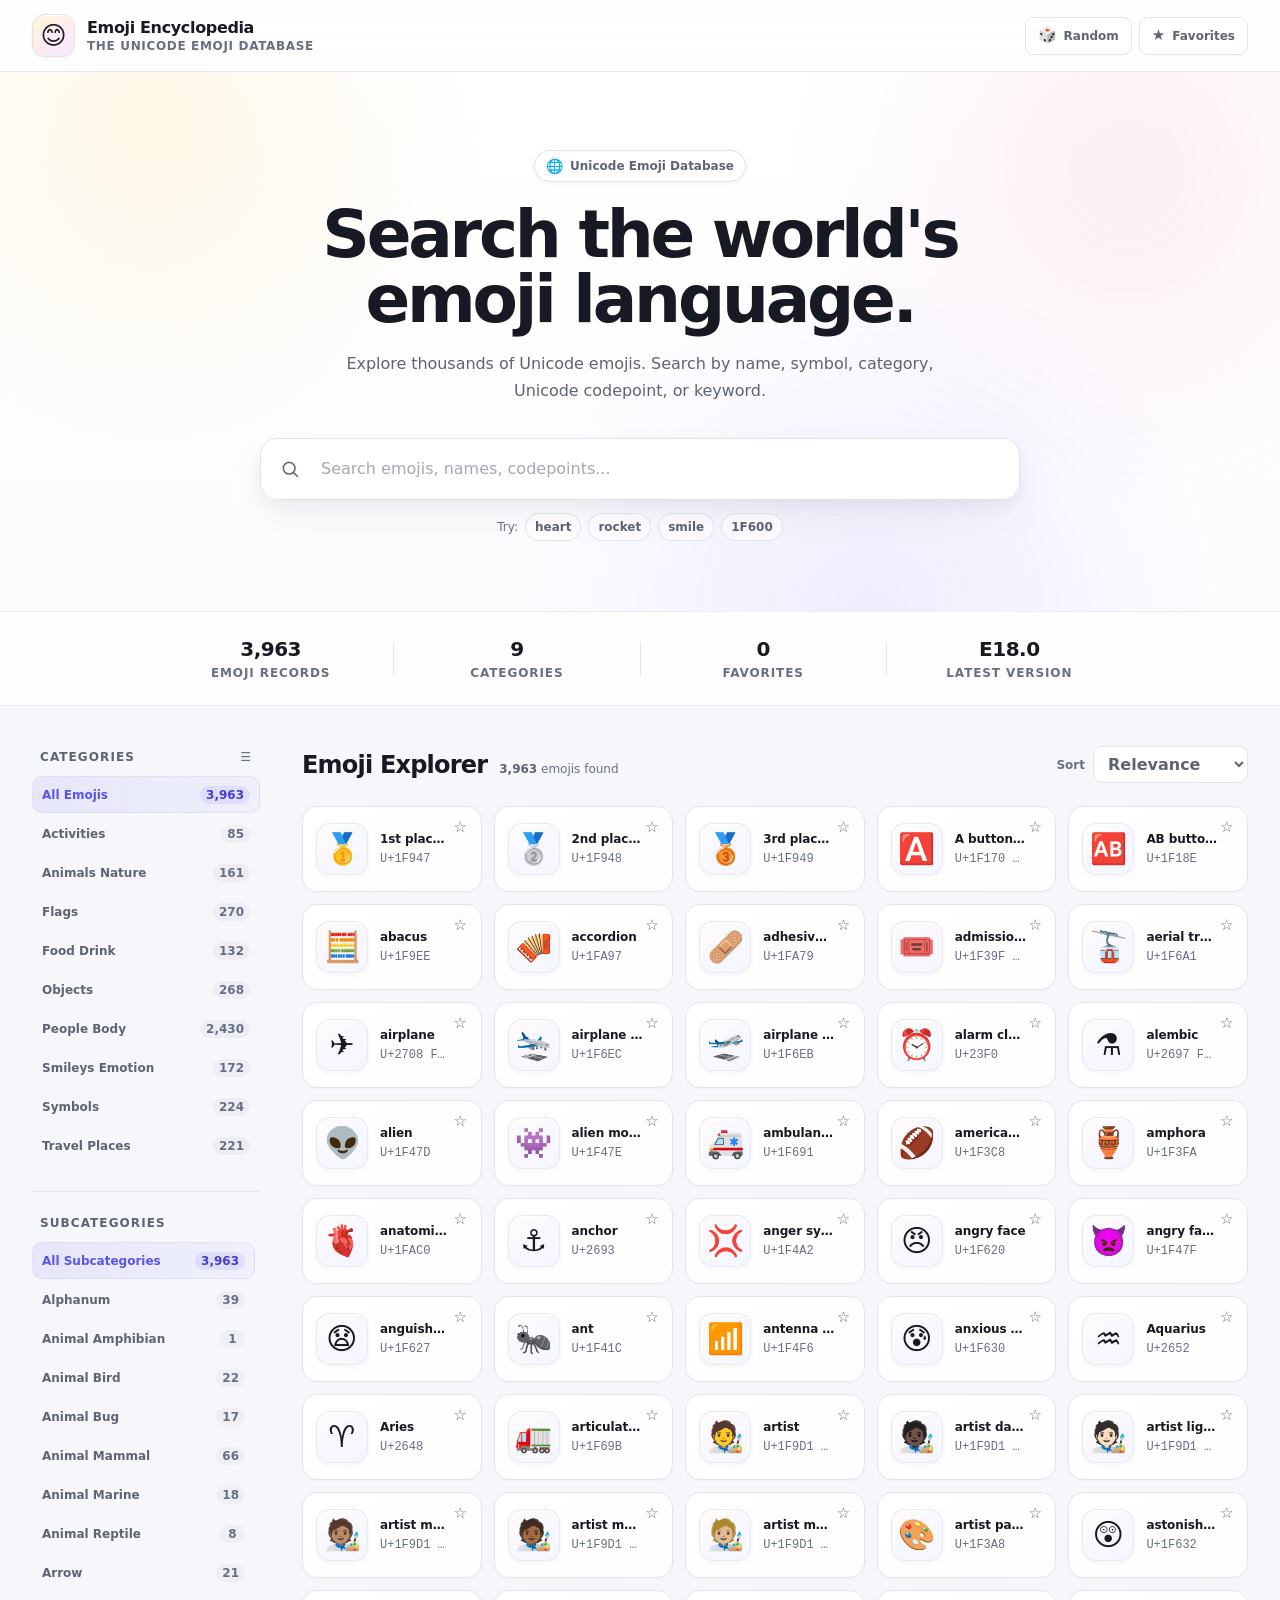
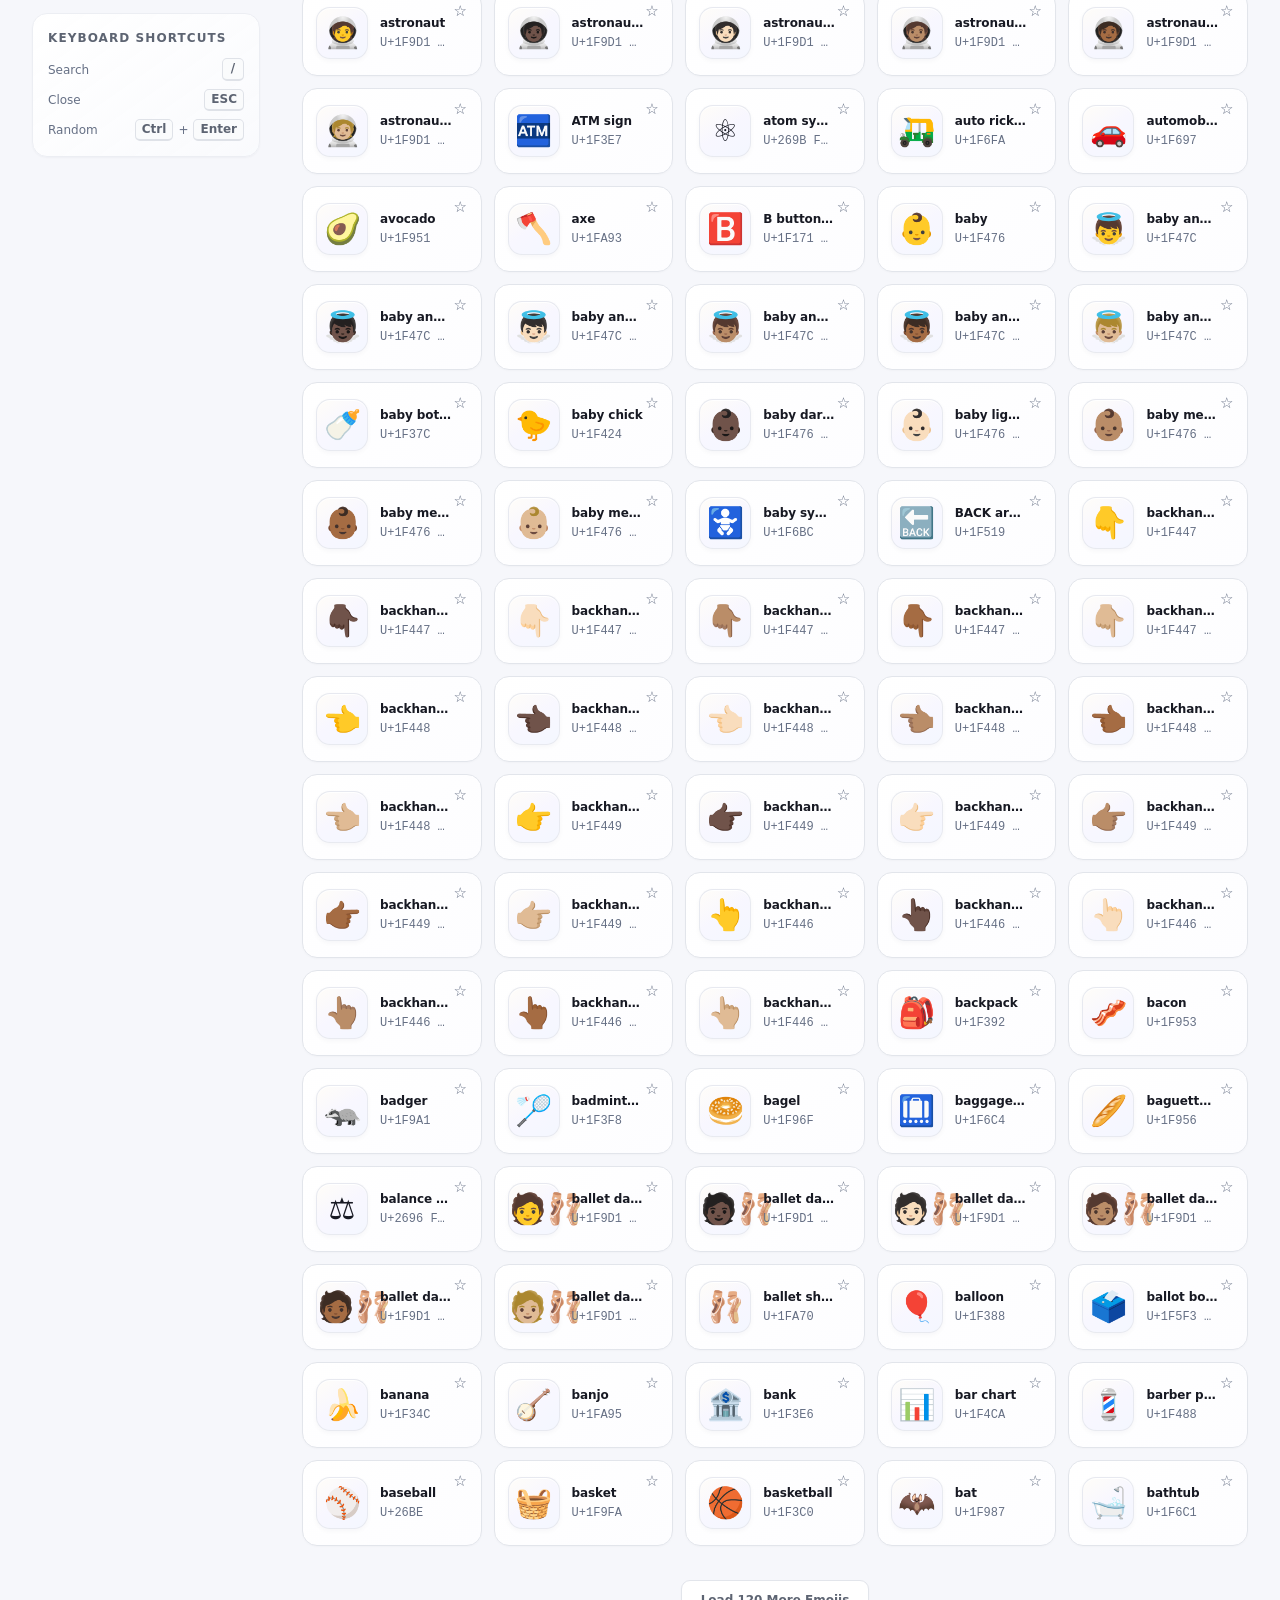
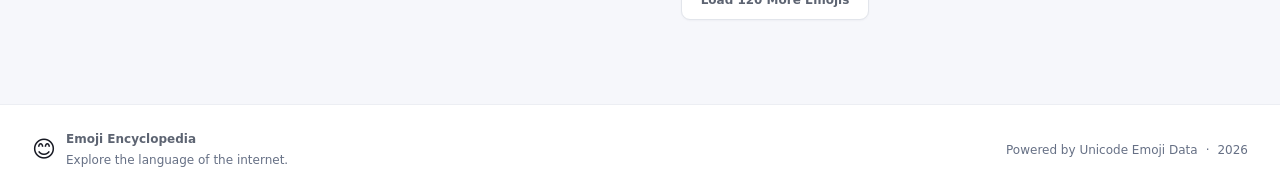
<file: index.html>
<!DOCTYPE html>

<html lang="en">
<head>

  <meta charset="UTF-8">

<meta
name="viewport"
content="width=device-width, initial-scale=1.0"

>

<meta
name="description"
content="A searchable encyclopedia of Unicode emojis. Browse thousands of emojis by category, name, Unicode codepoint, and version."

>

<meta
name="keywords"
content="emoji, emoji encyclopedia, unicode emoji, emoji search, emoji database, unicode"

>

<meta
name="theme-color"
content="#ffffff"

>

  <title>Emoji Encyclopedia — Search Every Emoji</title>

  <link rel="icon" href="./favicon.ico" sizes="any">
  <link rel="icon" type="image/png" sizes="32x32" href="./favicon-32x32.png">
  <link rel="icon" type="image/png" sizes="16x16" href="./favicon-16x16.png">
  <link rel="apple-touch-icon" href="./apple-touch-icon.png">
  <link rel="manifest" href="./site.webmanifest">

  <meta property="og:type" content="website">
  <meta property="og:title" content="Emoji Encyclopedia — Search Every Emoji">
  <meta property="og:description" content="A searchable encyclopedia of Unicode emojis. Browse thousands of emojis by category, name, Unicode codepoint, and version.">
  <meta name="twitter:card" content="summary">

  <link
    rel="stylesheet"
    href="./styles.css"
  >

</head>

<body>

<!-- ==========================================================
     APPLICATION
     ========================================================== -->

<div
  id="app"
  class="app-shell"
>

  <!-- ========================================================
       HEADER
       ======================================================== -->

  <header class="site-header">

<div class="header-container">


  <!-- BRAND -->

  <a
    href="./"
    class="brand"
    aria-label="Emoji Encyclopedia Home"
  >

    <div class="brand-icon">
      😊
    </div>

    <div class="brand-text">

      <span class="brand-title">
        Emoji Encyclopedia
      </span>

      <span class="brand-subtitle">
        The Unicode Emoji Database
      </span>

    </div>

  </a>


  <!-- HEADER ACTIONS -->

  <nav
    class="header-actions"
    aria-label="Primary Navigation"
  >

    <button
      id="randomEmoji"
      class="header-button"
      type="button"
      title="Discover a random emoji"
    >

      <span class="header-button-icon">
        🎲
      </span>

      <span class="header-button-label">
        Random
      </span>

    </button>


    <button
      id="favoritesButton"
      class="header-button"
      type="button"
      title="View your favorite emojis"
    >

      <span class="header-button-icon">
        ★
      </span>

      <span class="header-button-label">
        Favorites
      </span>

    </button>

  </nav>


</div>

  </header>

  <!-- ========================================================
       HERO / SEARCH
       ======================================================== -->

  <section class="hero-section">

<div class="hero-container">


  <div class="hero-content">

    <div class="hero-badge">

      <span class="hero-badge-icon">
        🌐
      </span>

      Unicode Emoji Database

    </div>


    <h1 class="hero-title">

      Search the world's emoji language.

    </h1>


    <p class="hero-description">

      Explore thousands of Unicode emojis. Search by name,
      symbol, category, Unicode codepoint, or keyword.

    </p>


  </div>



  <!-- SEARCH -->

  <div class="search-container">

    <div class="search-box">


      <div class="search-icon">

        <svg
          viewBox="0 0 24 24"
          aria-hidden="true"
        >

          <path
            d="M21 21l-4.35-4.35m1.35-5.65a7 7 0 1 1-14 0 7 7 0 0 1 14 0Z"
          />

        </svg>

      </div>


      <input
        id="searchInput"
        class="search-input"
        type="search"
        placeholder="Search emojis, names, codepoints..."
        autocomplete="off"
        spellcheck="false"
        aria-label="Search emojis"
      >


      <button
        id="clearSearch"
        class="clear-search"
        type="button"
        hidden
        aria-label="Clear search"
      >

        ×

      </button>


    </div>


    <div class="search-hints">

      <span>
        Try:
      </span>

      <button
        type="button"
        class="search-example"
        data-search="heart"
      >
        heart
      </button>

      <button
        type="button"
        class="search-example"
        data-search="rocket"
      >
        rocket
      </button>

      <button
        type="button"
        class="search-example"
        data-search="smile"
      >
        smile
      </button>

      <button
        type="button"
        class="search-example"
        data-search="1F600"
      >
        1F600
      </button>

    </div>

  </div>


</div>

  </section>

  <!-- ========================================================
       DATABASE STATISTICS
       ======================================================== -->

  <section class="stats-section">

<div class="stats-container">


  <div class="stat-card">

    <div class="stat-value" id="statsTotal">
      —
    </div>

    <div class="stat-label">
      Emoji Records
    </div>

  </div>


  <div class="stat-divider"></div>


  <div class="stat-card">

    <div class="stat-value" id="statsGroups">
      —
    </div>

    <div class="stat-label">
      Categories
    </div>

  </div>


  <div class="stat-divider"></div>


  <div class="stat-card">

    <div class="stat-value" id="statsFavorites">
      0
    </div>

    <div class="stat-label">
      Favorites
    </div>

  </div>


  <div class="stat-divider"></div>


  <div class="stat-card">

    <div class="stat-value" id="statsVersion">
      —
    </div>

    <div class="stat-label">
      Latest Version
    </div>

  </div>


</div>

  </section>

  <!-- ========================================================
       MAIN CONTENT
       ======================================================== -->

  <main class="main-content">

<div class="content-container">


  <!-- ====================================================
       SIDEBAR
       ==================================================== -->

  <aside class="sidebar">


    <div class="sidebar-section">


      <div class="sidebar-heading">

        <span>
          Categories
        </span>

        <span class="sidebar-heading-icon">
          ☰
        </span>

      </div>


      <div
        id="groupFilters"
        class="filter-list"
        aria-label="Emoji categories"
      >

        <!-- Generated by app.js -->

      </div>


    </div>



    <!-- SUBGROUPS -->

    <div
      class="sidebar-section subgroup-section"
    >


      <div class="sidebar-heading">

        <span>
          Subcategories
        </span>

      </div>


      <div
        id="subgroupFilters"
        class="filter-list subgroup-list"
        aria-label="Emoji subcategories"
      >

        <!-- Generated by app.js -->

      </div>


    </div>



    <!-- KEYBOARD HELP -->

    <div class="keyboard-help">

      <div class="keyboard-help-title">
        Keyboard Shortcuts
      </div>


      <div class="keyboard-shortcut">

        <span>
          Search
        </span>

        <kbd>/</kbd>

      </div>


      <div class="keyboard-shortcut">

        <span>
          Close
        </span>

        <kbd>ESC</kbd>

      </div>


      <div class="keyboard-shortcut">

        <span>
          Random
        </span>

        <kbd>Ctrl</kbd>
        <span>+</span>
        <kbd>Enter</kbd>

      </div>


    </div>


  </aside>



  <!-- ====================================================
       RESULTS AREA
       ==================================================== -->

  <section class="results-section">


    <!-- RESULTS HEADER -->

    <div class="results-header">


      <div class="results-title-container">

        <h2 class="results-title">

          Emoji Explorer

        </h2>


        <div class="results-count">

          <strong id="resultCount">
            0
          </strong>

          <span id="resultLabel">
            emojis
          </span>

          found

        </div>


      </div>



      <!-- SORT -->

      <div class="results-controls">


        <label
          for="sortSelect"
          class="sort-label"
        >
          Sort
        </label>


        <select
          id="sortSelect"
          class="sort-select"
        >

          <option value="relevance">
            Relevance
          </option>

          <option value="name-asc">
            Name A–Z
          </option>

          <option value="name-desc">
            Name Z–A
          </option>

          <option value="unicode">
            Unicode
          </option>

          <option value="favorites">
            Favorites
          </option>

        </select>


      </div>


    </div>



    <!-- ==================================================
         LOADING STATE
         ================================================== -->

    <div
      id="loadingState"
      class="loading-state"
    >


      <div class="loading-spinner"></div>


      <h3>
        Loading Emoji Database
      </h3>


      <p>
        Preparing thousands of Unicode emoji records...
      </p>


    </div>



    <!-- ==================================================
         ERROR STATE
         ================================================== -->

    <div
      id="errorState"
      class="error-state"
      hidden
    >

      Unable to load the emoji database.

    </div>



    <!-- ==================================================
         EMPTY STATE
         ================================================== -->

    <div
      id="emptyState"
      class="empty-state"
      hidden
    >


      <div class="empty-icon">
        🔎
      </div>


      <h3>
        No emojis found
      </h3>


      <p>
        Try searching for another name, category,
        Unicode codepoint, or keyword.
      </p>


      <button
        class="empty-reset-button"
        type="button"
        onclick="document.getElementById('searchInput').value=''; document.getElementById('searchInput').dispatchEvent(new Event('input'));"
      >

        Clear Search

      </button>


    </div>



    <!-- ==================================================
         EMOJI GRID
         ================================================== -->

    <div
      id="emojiGrid"
      class="emoji-grid"
      aria-live="polite"
    >

      <!-- Generated by app.js -->

    </div>



    <!-- ==================================================
         LOAD MORE
         ================================================== -->

    <div class="load-more-container">


      <button
        id="loadMore"
        class="load-more-button"
        type="button"
        hidden
      >

        Load More Emojis

      </button>


    </div>


  </section>


</div>

  </main>

  <!-- ========================================================
       FOOTER
       ======================================================== -->

  <footer class="site-footer">

<div class="footer-container">


  <div class="footer-brand">

    <div class="footer-logo">
      😊
    </div>


    <div>

      <strong>
        Emoji Encyclopedia
      </strong>

      <p>
        Explore the language of the internet.
      </p>

    </div>

  </div>



  <div class="footer-links">

    <span>
      Powered by Unicode Emoji Data
    </span>

    <span class="footer-separator">
      ·
    </span>

    <span id="footerYear"></span>

  </div>


</div>

  </footer>

</div>

<!-- ==========================================================
     EMOJI DETAIL MODAL
     ========================================================== -->

<div
  id="emojiModal"
  class="emoji-modal"
  hidden
  role="dialog"
  aria-modal="true"
  aria-labelledby="emojiModalTitle"
>

  <div class="emoji-modal-backdrop"></div>

  <div class="emoji-modal-dialog">

<!-- CLOSE BUTTON -->

<button
  id="modalClose"
  class="modal-close"
  type="button"
  aria-label="Close emoji details"
>

  ×

</button>



<!-- CONTENT GENERATED BY JAVASCRIPT -->

<div
  id="emojiModalContent"
  class="emoji-modal-content"
>

</div>

  </div>

</div>

<!-- ==========================================================
     NOSCRIPT
     ========================================================== -->

<noscript>

  <div class="noscript-message">

<h1>
  JavaScript Required
</h1>

<p>
  The Emoji Encyclopedia requires JavaScript
  to search and explore the emoji database.
</p>

  </div>

</noscript>

<!-- ==========================================================
     SCRIPTS
     ========================================================== -->

<script src="./app.js"></script>

<!-- ==========================================================
     SMALL UI HELPERS
     ========================================================== -->

<script>


/* ------------------------------------------------------------
   Search Examples
   ------------------------------------------------------------ */

document
  .querySelectorAll(".search-example")
  .forEach(button => {

    button.addEventListener(
      "click",
      () => {

        const searchInput =
          document.getElementById("searchInput");


        if (!searchInput) return;


        searchInput.value =
          button.dataset.search;


        searchInput.dispatchEvent(
          new Event("input", {
            bubbles: true
          })
        );


        searchInput.focus();

      }
    );

  });



/* ------------------------------------------------------------
   Footer Year
   ------------------------------------------------------------ */

const footerYear =
  document.getElementById("footerYear");


if (footerYear) {

  footerYear.textContent =
    new Date().getFullYear();

}


</script>

</body>
</html>
</file>
<file: styles.css>
/* ============================================================
   EMOJI ENCYCLOPEDIA
   PROFESSIONAL DESIGN SYSTEM
   styles.css — v2

   Design direction:
   - Light
   - Editorial / encyclopedia
   - Friendly but sophisticated
   - Soft pastel accents
   - Premium SaaS-level UI polish
   - Responsive-first architecture
   - Mobile intentionally redesigned, not merely scaled
   ============================================================ */


/* ============================================================
   01. DESIGN TOKENS
   ============================================================ */

:root {
  /* ----------------------------------------------------------
     COLOR
     ---------------------------------------------------------- */

  --background: #f6f7fb;
  --background-secondary: #f0f2f7;
  --background-tertiary: #e9ecf3;

  --surface: #ffffff;
  --surface-raised: #ffffff;
  --surface-subtle: #fafbfe;
  --surface-hover: #f8f9fd;
  --surface-active: #f3f4ff;

  --text-primary: #171923;
  --text-secondary: #5d6472;
  --text-tertiary: #5f6675;
  --text-muted: #667085;
  --text-disabled: #b7bcc5;

  --border: #e2e5eb;
  --border-light: #eceef3;
  --border-strong: #d5d9e2;

  /* Primary */
  --primary: #5a54ee;
  --primary-hover: #514be6;
  --primary-active: #443ed2;

  --primary-light: #eeefff;
  --primary-lighter: #f6f6ff;
  --primary-border: rgba(98, 92, 245, 0.22);

  /* Accent palette */
  --purple: #8b5cf6;
  --pink: #e9579f;
  --orange: #f3a51b;
  --green: #18a879;
  --blue: #4b83e8;
  --cyan: #25a9c7;
  --red: #e45c63;

  /* Semantic */
  --success: #15966c;
  --success-light: #eaf8f3;

  --warning: #b97800;
  --warning-light: #fff7df;

  --danger: #c9434a;
  --danger-light: #fff0f1;

  --info: #3e73c8;
  --info-light: #edf4ff;

  /* ----------------------------------------------------------
     GRADIENTS
     ---------------------------------------------------------- */

  --gradient-brand:
    linear-gradient(
      135deg,
      #f5b932 0%,
      #ed609b 38%,
      #8661ed 70%,
      #4d88e8 100%
    );

  --gradient-hero:
    radial-gradient(
      circle at 12% 10%,
      rgba(255, 213, 105, 0.16),
      transparent 27%
    ),
    radial-gradient(
      circle at 88% 18%,
      rgba(225, 105, 166, 0.10),
      transparent 28%
    ),
    radial-gradient(
      circle at 68% 100%,
      rgba(98, 92, 245, 0.09),
      transparent 34%
    ),
    linear-gradient(
      180deg,
      #ffffff 0%,
      #fcfcff 100%
    );

  --gradient-symbol:
    linear-gradient(
      145deg,
      #fffdf8 0%,
      #f8f7ff 48%,
      #f4f7ff 100%
    );

  /* ----------------------------------------------------------
     SHADOWS
     ---------------------------------------------------------- */

  --shadow-xs:
    0 1px 2px rgba(25, 30, 45, 0.035);

  --shadow-sm:
    0 2px 8px rgba(25, 30, 45, 0.045);

  --shadow:
    0 6px 20px rgba(25, 30, 45, 0.055);

  --shadow-md:
    0 12px 30px rgba(25, 30, 45, 0.075);

  --shadow-lg:
    0 20px 55px rgba(25, 30, 45, 0.13);

  --shadow-xl:
    0 30px 80px rgba(25, 30, 45, 0.18);

  --shadow-focus:
    0 0 0 4px rgba(98, 92, 245, 0.11);

  /* ----------------------------------------------------------
     RADIUS
     ---------------------------------------------------------- */

  --radius-xs: 6px;
  --radius-sm: 9px;
  --radius-md: 12px;
  --radius: 15px;
  --radius-lg: 19px;
  --radius-xl: 24px;
  --radius-2xl: 30px;
  --radius-pill: 999px;

  /* ----------------------------------------------------------
     LAYOUT
     ---------------------------------------------------------- */

  --header-height: 72px;
  --content-width: 1440px;
  --reading-width: 760px;

  --sidebar-width: 228px;
  --content-gap: 42px;

  /* ----------------------------------------------------------
     MOTION
     ---------------------------------------------------------- */

  --ease-standard:
    cubic-bezier(0.22, 1, 0.36, 1);

  --ease-soft:
    cubic-bezier(0.16, 1, 0.3, 1);

  --duration-fast: 140ms;
  --duration: 200ms;
  --duration-slow: 320ms;

  /* ----------------------------------------------------------
     TYPE
     ---------------------------------------------------------- */

  --font-sans:
    Inter,
    ui-sans-serif,
    system-ui,
    -apple-system,
    BlinkMacSystemFont,
    "Segoe UI",
    sans-serif;

  --font-mono:
    "SFMono-Regular",
    "SF Mono",
    Consolas,
    "Liberation Mono",
    monospace;
}


/* ============================================================
   02. RESET / BASE
   ============================================================ */

*,
*::before,
*::after {
  box-sizing: border-box;
}

html {
  min-width: 320px;
  scroll-behavior: smooth;
  scroll-padding-top: calc(var(--header-height) + 20px);
  -webkit-text-size-adjust: 100%;
}

body {
  min-width: 320px;
  min-height: 100vh;
  margin: 0;

  background: var(--background);
  color: var(--text-primary);

  font-family: var(--font-sans);
  font-size: 14px;
  line-height: 1.5;

  -webkit-font-smoothing: antialiased;
  -moz-osx-font-smoothing: grayscale;

  text-rendering: optimizeLegibility;
}

body.modal-open {
  overflow: hidden;
}

button,
input,
select,
textarea {
  margin: 0;
  font: inherit;
}

button {
  border: 0;
  cursor: pointer;
}

button:disabled {
  cursor: not-allowed;
}

img,
svg {
  display: block;
  max-width: 100%;
}

a {
  color: inherit;
  text-decoration: none;
}

h1,
h2,
h3,
h4,
p {
  margin-top: 0;
}

[hidden] {
  display: none !important;
}

::selection {
  background: rgba(98, 92, 245, 0.16);
}


/* ============================================================
   03. APP SHELL
   ============================================================ */

.app-shell {
  min-height: 100vh;
  display: flex;
  flex-direction: column;
}

.main-content {
  flex: 1;
  min-width: 0;
}


/* ============================================================
   04. HEADER
   ============================================================ */

.site-header {
  position: sticky;
  top: 0;
  z-index: 100;

  height: var(--header-height);

  background: rgba(255, 255, 255, 0.88);
  border-bottom: 1px solid rgba(226, 229, 235, 0.86);

  backdrop-filter: blur(20px) saturate(150%);
  -webkit-backdrop-filter: blur(20px) saturate(150%);
}

.header-container {
  width: min(100%, var(--content-width));
  height: 100%;
  margin: 0 auto;

  padding: 0 32px;

  display: flex;
  align-items: center;
  justify-content: space-between;

  gap: 20px;
}


/* ------------------------------------------------------------
   Brand
   ------------------------------------------------------------ */

.brand {
  min-width: 0;

  display: flex;
  align-items: center;

  gap: 12px;
}

.brand-icon {
  width: 43px;
  height: 43px;
  flex: 0 0 43px;

  display: grid;
  place-items: center;

  border: 1px solid rgba(231, 226, 214, 0.9);
  border-radius: 13px;

  background:
    linear-gradient(
      145deg,
      #fff8d9,
      #ffeaf1 55%,
      #f1ebff
    );

  box-shadow:
    0 2px 5px rgba(30, 35, 50, 0.035),
    inset 0 1px 0 rgba(255, 255, 255, 0.9);

  font-size: 25px;
  line-height: 1;

  transition:
    transform var(--duration) var(--ease-standard),
    box-shadow var(--duration) var(--ease-standard);
}

.brand:hover .brand-icon {
  transform: translateY(-1px) rotate(-2deg);

  box-shadow:
    0 5px 14px rgba(30, 35, 50, 0.08),
    inset 0 1px 0 rgba(255, 255, 255, 0.9);
}

.brand-text {
  min-width: 0;

  display: flex;
  flex-direction: column;
}

.brand-title {
  margin: 0;

  color: var(--text-primary);

  font-size: 16px;
  font-weight: 750;
  line-height: 1.1;
  letter-spacing: -0.35px;
}

.brand-subtitle {
  margin: 4px 0 0;

  color: var(--text-muted);

  font-size: 12px;
  font-weight: 550;
  line-height: 1;

  letter-spacing: 0.055em;
  text-transform: uppercase;
}


/* ------------------------------------------------------------
   Header actions
   ------------------------------------------------------------ */

.header-actions {
  display: flex;
  align-items: center;

  gap: 7px;
}

.header-button {
  min-height: 38px;

  display: inline-flex;
  align-items: center;
  justify-content: center;

  gap: 7px;

  padding: 8px 12px;

  border: 1px solid var(--border);
  border-radius: var(--radius-sm);

  background: rgba(255, 255, 255, 0.8);
  color: var(--text-secondary);

  box-shadow: var(--shadow-xs);

  font-size: 12px;
  font-weight: 650;

  transition:
    background var(--duration-fast) ease,
    border-color var(--duration-fast) ease,
    color var(--duration-fast) ease,
    transform var(--duration-fast) var(--ease-standard),
    box-shadow var(--duration-fast) ease;
}

.header-button:hover {
  border-color: var(--border-strong);

  background: var(--surface);
  color: var(--text-primary);

  box-shadow: var(--shadow-sm);

  transform: translateY(-1px);
}

.header-button:active {
  transform: translateY(0);
}

.header-button:focus-visible {
  outline: none;
  box-shadow: var(--shadow-focus);
  border-color: var(--primary);
}

.header-button-icon {
  display: grid;
  place-items: center;

  font-size: 15px;
  line-height: 1;
}

.header-button-label {
  white-space: nowrap;
}


/* ============================================================
   05. HERO
   ============================================================ */

.hero-section {
  position: relative;
  overflow: hidden;

  border-bottom: 1px solid var(--border-light);

  background: var(--gradient-hero);
}

.hero-section::before {
  content: "";

  position: absolute;
  inset: 0;

  pointer-events: none;

  background:
    radial-gradient(
      circle at 50% -40%,
      rgba(255, 255, 255, 0.95),
      transparent 48%
    );
}

.hero-container {
  position: relative;
  z-index: 1;

  width: min(100%, 1040px);

  margin: 0 auto;

  padding:
    78px
    28px
    70px;

  text-align: center;
}

.hero-content {
  max-width: 720px;
  margin: 0 auto;
}


/* ------------------------------------------------------------
   Hero badge
   ------------------------------------------------------------ */

.hero-badge {
  display: inline-flex;
  align-items: center;
  justify-content: center;

  gap: 7px;

  min-height: 30px;

  margin-bottom: 20px;
  padding: 6px 11px;

  border: 1px solid rgba(224, 226, 234, 0.95);
  border-radius: var(--radius-pill);

  background: rgba(255, 255, 255, 0.74);

  color: var(--text-secondary);

  box-shadow:
    0 2px 7px rgba(30, 35, 50, 0.035),
    inset 0 1px 0 rgba(255, 255, 255, 0.9);

  font-size: 12px;
  font-weight: 650;

  backdrop-filter: blur(8px);
  -webkit-backdrop-filter: blur(8px);
}

.hero-badge-icon {
  font-size: 14px;
  line-height: 1;
}


/* ------------------------------------------------------------
   Hero title
   ------------------------------------------------------------ */

.hero-title {
  margin:
    0
    0
    17px;

  color: var(--text-primary);

  font-size: clamp(
    40px,
    6vw,
    66px
  );

  font-weight: 820;
  line-height: 0.99;

  letter-spacing: -3.2px;
}

.hero-title span {
  display: block;

  margin-top: 5px;

  background: var(--gradient-brand);

  -webkit-background-clip: text;
  background-clip: text;

  -webkit-text-fill-color: transparent;
  color: transparent;
}


/* ------------------------------------------------------------
   Hero description
   ------------------------------------------------------------ */

.hero-description {
  max-width: 610px;

  margin:
    0
    auto;

  color: var(--text-secondary);

  font-size: 16px;
  line-height: 1.7;

  letter-spacing: -0.05px;
}


/* ============================================================
   06. SEARCH
   ============================================================ */

.search-container {
  width: min(100%, 760px);

  margin:
    34px
    auto
    0;
}

.search-box {
  position: relative;

  min-height: 62px;

  display: flex;
  align-items: center;

  border: 1px solid #dfe2ea;
  border-radius: 17px;

  background: rgba(255, 255, 255, 0.94);

  box-shadow:
    0 7px 18px rgba(30, 40, 75, 0.055),
    0 18px 42px rgba(30, 40, 75, 0.045);

  transition:
    border-color var(--duration) ease,
    box-shadow var(--duration) ease,
    transform var(--duration) var(--ease-standard);
}

.search-box:hover {
  border-color: #d5d8e2;
}

.search-box:focus-within {
  border-color: rgba(98, 92, 245, 0.58);

  box-shadow:
    0 0 0 4px rgba(98, 92, 245, 0.08),
    0 12px 28px rgba(30, 40, 75, 0.08);

  transform: translateY(-1px);
}

.search-icon {
  width: 58px;
  height: 100%;
  flex: 0 0 58px;

  display: grid;
  place-items: center;

  color: var(--text-muted);
}

.search-icon svg {
  width: 20px;
  height: 20px;

  fill: none;
  stroke: currentColor;

  stroke-width: 2;

  stroke-linecap: round;
  stroke-linejoin: round;
}

.search-input {
  width: 100%;
  min-width: 0;

  border: 0;
  outline: 0;

  background: transparent;
  color: var(--text-primary);

  font-size: 16px;
  font-weight: 500;
}

.search-input::placeholder {
  color: #a3a9b5;
  font-weight: 450;
}

.clear-search {
  width: 34px;
  height: 34px;
  flex: 0 0 34px;

  margin-right: 10px;

  display: grid;
  place-items: center;

  border: 1px solid transparent;
  border-radius: 50%;

  background: var(--background-secondary);
  color: var(--text-secondary);

  font-size: 19px;
  line-height: 1;

  transition:
    background var(--duration-fast) ease,
    color var(--duration-fast) ease,
    transform var(--duration-fast) ease;
}

.clear-search:hover {
  background: var(--background-tertiary);
  color: var(--text-primary);

  transform: scale(1.04);
}

.clear-search:focus-visible {
  outline: none;
  box-shadow: var(--shadow-focus);
}


/* ------------------------------------------------------------
   Search hints
   ------------------------------------------------------------ */

.search-hints {
  display: flex;
  align-items: center;
  justify-content: center;
  flex-wrap: wrap;

  gap: 7px;

  margin-top: 13px;

  color: var(--text-muted);

  font-size: 12px;
}

.search-example {
  padding: 4px 9px;

  border: 1px solid rgba(226, 229, 235, 0.95);
  border-radius: var(--radius-pill);

  background: rgba(255, 255, 255, 0.62);
  color: var(--text-secondary);

  font-size: 12px;
  font-weight: 550;

  transition:
    border-color var(--duration-fast) ease,
    background var(--duration-fast) ease,
    color var(--duration-fast) ease;
}

.search-example:hover {
  border-color: var(--primary-border);

  background: var(--primary-lighter);
  color: var(--primary);
}


/* ============================================================
   07. STATS
   ============================================================ */

.stats-section {
  border-bottom: 1px solid var(--border-light);

  background: rgba(255, 255, 255, 0.9);
}

.stats-container {
  width: min(100%, 1040px);

  margin: 0 auto;

  padding:
    23px
    28px;

  display: flex;
  align-items: stretch;
  justify-content: center;
}

.stat-card {
  flex: 1;

  min-width: 130px;

  padding: 2px 18px;

  text-align: center;
}

.stat-value {
  color: var(--text-primary);

  font-size: 20px;
  font-weight: 760;
  line-height: 1.2;

  letter-spacing: -0.5px;
}

.stat-label {
  margin-top: 5px;

  color: var(--text-muted);

  font-size: 12px;
  font-weight: 700;
  line-height: 1.2;

  letter-spacing: 0.075em;
  text-transform: uppercase;
}

.stat-divider {
  width: 1px;
  min-height: 34px;
  align-self: center;

  background: var(--border);
}


/* ============================================================
   08. MAIN CONTENT
   ============================================================ */

.content-container {
  width: min(100%, var(--content-width));

  margin: 0 auto;

  padding:
    40px
    32px
    84px;

  display: grid;

  grid-template-columns:
    var(--sidebar-width)
    minmax(0, 1fr);

  gap: var(--content-gap);
}


/* ============================================================
   09. SIDEBAR
   ============================================================ */

.sidebar {
  align-self: start;

  position: sticky;
  top: calc(var(--header-height) + 22px);

  min-width: 0;
}

.sidebar-section {
  margin-bottom: 27px;
}

.sidebar-heading {
  min-height: 22px;

  display: flex;
  align-items: center;
  justify-content: space-between;

  gap: 8px;

  margin-bottom: 8px;
  padding: 0 8px;

  color: var(--text-secondary);

  font-size: 12px;
  font-weight: 760;
  line-height: 1.2;

  letter-spacing: 0.09em;
  text-transform: uppercase;
}

.sidebar-heading-icon {
  color: var(--text-muted);
  font-size: 12px;
}


/* ------------------------------------------------------------
   Filter list
   ------------------------------------------------------------ */

.filter-list {
  display: flex;
  flex-direction: column;
  gap: 2px;
}

.filter-button {
  width: 100%;
  min-height: 37px;

  display: flex;
  align-items: center;
  justify-content: space-between;

  gap: 10px;

  padding:
    7px
    9px;

  border: 1px solid transparent;
  border-radius: 10px;

  background: transparent;
  color: var(--text-secondary);

  text-align: left;

  font-size: 12px;
  font-weight: 550;

  transition:
    background var(--duration-fast) ease,
    border-color var(--duration-fast) ease,
    color var(--duration-fast) ease,
    transform var(--duration-fast) var(--ease-standard);
}

.filter-button:hover {
  background: rgba(255, 255, 255, 0.75);
  border-color: var(--border-light);

  color: var(--text-primary);

  transform: translateX(1px);
}

.filter-button:focus-visible {
  outline: none;

  border-color: var(--primary-border);
  box-shadow: var(--shadow-focus);
}

.filter-button.active {
  border-color: rgba(98, 92, 245, 0.09);

  background:
    linear-gradient(
      90deg,
      rgba(98, 92, 245, 0.105),
      rgba(98, 92, 245, 0.045)
    );

  color: var(--primary);

  font-weight: 680;
}

.filter-count {
  min-width: 25px;

  padding:
    3px
    6px;

  border-radius: var(--radius-pill);

  background: rgba(20, 25, 40, 0.035);
  color: var(--text-muted);

  font-size: 12px;
  font-weight: 650;

  line-height: 1;

  text-align: center;
}

.filter-button.active .filter-count {
  background: rgba(98, 92, 245, 0.11);
  color: var(--primary);
}


/* ------------------------------------------------------------
   Subgroups
   ------------------------------------------------------------ */

.subgroup-section {
  padding-top: 20px;

  border-top: 1px solid var(--border);
}

.subgroup-list {
  max-height: 340px;

  overflow-y: auto;

  padding-right: 5px;
  scrollbar-width: thin;
}


/* ============================================================
   10. KEYBOARD HELP
   ============================================================ */

.keyboard-help {
  margin-top: 31px;
  padding: 15px;

  border: 1px solid var(--border-light);
  border-radius: var(--radius);

  background:
    linear-gradient(
      145deg,
      rgba(255,255,255,0.95),
      rgba(249,250,253,0.9)
    );

  box-shadow: var(--shadow-xs);
}

.keyboard-help-title {
  margin-bottom: 11px;

  color: var(--text-secondary);

  font-size: 12px;
  font-weight: 760;

  letter-spacing: 0.09em;
  text-transform: uppercase;
}

.keyboard-shortcut {
  display: flex;
  align-items: center;

  gap: 5px;

  margin-top: 8px;

  color: var(--text-muted);

  font-size: 12px;
}

.keyboard-shortcut span:first-child {
  flex: 1;
}

kbd {
  min-width: 22px;

  padding:
    3px
    6px;

  border: 1px solid #dfe2e8;
  border-bottom-width: 2px;
  border-radius: 5px;

  background: #fafbfc;
  color: var(--text-secondary);

  font-family: var(--font-sans);
  font-size: 12px;
  font-weight: 650;

  line-height: 1.1;

  text-align: center;
}


/* ============================================================
   11. RESULTS
   ============================================================ */

.results-section {
  min-width: 0;
}

.results-header {
  display: flex;
  align-items: center;
  justify-content: space-between;

  gap: 20px;

  margin-bottom: 23px;
}

.results-title-container {
  min-width: 0;

  display: flex;
  align-items: baseline;

  gap: 12px;
}

.results-title {
  margin: 0;

  color: var(--text-primary);

  font-size: 24px;
  font-weight: 760;
  line-height: 1.2;

  letter-spacing: -0.8px;
}

.results-count {
  color: var(--text-muted);

  font-size: 12px;
  font-weight: 500;
}

.results-count strong {
  color: var(--text-secondary);
  font-weight: 700;
}

.results-controls {
  flex-shrink: 0;

  display: flex;
  align-items: center;

  gap: 8px;
}

.sort-label {
  color: var(--text-muted);

  font-size: 12px;
  font-weight: 550;
}

.sort-select {
  min-height: 35px;

  padding:
    7px
    30px
    7px
    10px;

  border: 1px solid var(--border);
  border-radius: var(--radius-sm);

  background-color: var(--surface);
  color: var(--text-secondary);

  font-size: 12px;
  font-weight: 600;

  outline: none;

  transition:
    border-color var(--duration-fast) ease,
    box-shadow var(--duration-fast) ease;
}

.sort-select:hover {
  border-color: var(--border-strong);
}

.sort-select:focus {
  border-color: var(--primary);
  box-shadow: var(--shadow-focus);
}


/* ============================================================
   12. EMOJI GRID
   ============================================================ */

.emoji-grid {
  display: grid;

  grid-template-columns:
    repeat(
      auto-fill,
      minmax(170px, 1fr)
    );

  gap: 12px;
}


/* ============================================================
   13. EMOJI CARD
   ============================================================ */

.emoji-card {
  position: relative;

  min-width: 0;
  min-height: 86px;

  display: flex;
  align-items: center;

  gap: 12px;

  padding: 13px;

  border: 1px solid var(--border);
  border-radius: var(--radius);

  background:
    linear-gradient(
      145deg,
      #ffffff 0%,
      #fdfdff 100%
    );

  box-shadow:
    0 1px 2px rgba(25, 30, 45, 0.025);

  outline: none;

  overflow: hidden;

  transition:
    transform var(--duration) var(--ease-standard),
    box-shadow var(--duration) var(--ease-standard),
    border-color var(--duration) ease,
    background var(--duration) ease;
}

.emoji-card::before {
  content: "";

  position: absolute;

  inset: 0;

  pointer-events: none;

  opacity: 0;

  background:
    radial-gradient(
      circle at 0% 0%,
      rgba(98, 92, 245, 0.06),
      transparent 48%
    );

  transition: opacity var(--duration) ease;
}

.emoji-card:hover {
  border-color: rgba(98, 92, 245, 0.22);

  box-shadow:
    0 7px 18px rgba(30, 40, 70, 0.065),
    0 18px 32px rgba(30, 40, 70, 0.035);

  transform: translateY(-2px);
}

.emoji-card:hover::before {
  opacity: 1;
}

.emoji-card:active {
  transform: translateY(0);
}

.emoji-card:focus-visible {
  border-color: var(--primary);

  box-shadow:
    0 0 0 3px rgba(98, 92, 245, 0.10),
    var(--shadow);
}


/* ------------------------------------------------------------
   Emoji symbol
   ------------------------------------------------------------ */

.emoji-symbol {
  position: relative;
  z-index: 1;

  width: 52px;
  height: 52px;
  flex: 0 0 52px;

  display: grid;
  place-items: center;

  border: 1px solid rgba(231, 233, 239, 0.92);
  border-radius: 14px;

  background: var(--gradient-symbol);

  box-shadow:
    inset 0 1px 0 rgba(255, 255, 255, 0.95),
    0 2px 5px rgba(30, 35, 50, 0.035);

  font-size: 30px;
  line-height: 1;

  transition:
    transform var(--duration) var(--ease-standard),
    box-shadow var(--duration) ease;
}

.emoji-card:hover .emoji-symbol {
  transform: scale(1.065) rotate(-1deg);

  box-shadow:
    inset 0 1px 0 rgba(255, 255, 255, 0.95),
    0 5px 12px rgba(30, 35, 50, 0.06);
}


/* ------------------------------------------------------------
   Emoji information
   ------------------------------------------------------------ */

.emoji-info {
  position: relative;
  z-index: 1;

  min-width: 0;
  flex: 1;

  padding-right: 16px;
}

.emoji-name {
  margin: 0;

  overflow: hidden;

  color: var(--text-primary);

  font-size: 12px;
  font-weight: 680;
  line-height: 1.35;

  letter-spacing: -0.1px;

  text-overflow: ellipsis;
  white-space: nowrap;
}

.emoji-codepoint {
  margin-top: 5px;

  overflow: hidden;

  color: var(--text-muted);

  font-family: var(--font-mono);
  font-size: 12px;
  font-weight: 500;
  line-height: 1.3;

  text-overflow: ellipsis;
  white-space: nowrap;
}


/* ------------------------------------------------------------
   Favorite button
   ------------------------------------------------------------ */

.emoji-favorite {
  position: absolute;

  top: 7px;
  right: 7px;

  z-index: 3;

  width: 27px;
  height: 27px;

  display: grid;
  place-items: center;

  border: 1px solid transparent;
  border-radius: 8px;

  background: transparent;
  color: var(--text-muted);

  font-size: 15px;
  line-height: 1;

  transition:
    background var(--duration-fast) ease,
    border-color var(--duration-fast) ease,
    color var(--duration-fast) ease,
    transform var(--duration-fast) var(--ease-standard);
}

.emoji-favorite:hover {
  border-color: rgba(243, 165, 27, 0.16);

  background: #fff9e8;
  color: var(--orange);

  transform: scale(1.06);
}

.emoji-favorite:focus-visible {
  outline: none;

  border-color: rgba(98, 92, 245, 0.2);
  box-shadow: var(--shadow-focus);
}

.emoji-favorite:not(:empty) {
  line-height: 1;
}


/* ============================================================
   14. LOAD MORE
   ============================================================ */

.load-more-container {
  display: flex;
  justify-content: center;

  padding-top: 34px;
}

.load-more-button {
  min-height: 40px;

  padding:
    9px
    19px;

  border: 1px solid var(--border);
  border-radius: var(--radius-sm);

  background: var(--surface);
  color: var(--text-secondary);

  box-shadow: var(--shadow-xs);

  font-size: 12px;
  font-weight: 680;

  transition:
    background var(--duration-fast) ease,
    border-color var(--duration-fast) ease,
    color var(--duration-fast) ease,
    transform var(--duration-fast) var(--ease-standard),
    box-shadow var(--duration-fast) ease;
}

.load-more-button:hover {
  border-color: var(--primary-border);

  background: var(--primary-lighter);
  color: var(--primary);

  box-shadow: var(--shadow-sm);

  transform: translateY(-1px);
}

.load-more-button:active {
  transform: translateY(0);
}

.load-more-button:focus-visible {
  outline: none;
  box-shadow: var(--shadow-focus);
}


/* ============================================================
   15. LOADING
   ============================================================ */

.loading-state {
  min-height: 420px;

  display: flex;
  flex-direction: column;
  align-items: center;
  justify-content: center;

  text-align: center;
}

.loading-spinner {
  width: 36px;
  height: 36px;

  margin-bottom: 18px;

  border: 3px solid #eceef4;
  border-top-color: var(--primary);

  border-radius: 50%;

  animation:
    spin 0.8s linear infinite;
}

.loading-state h3 {
  margin: 0;

  color: var(--text-primary);

  font-size: 16px;
  font-weight: 700;
}

.loading-state p {
  margin: 7px 0 0;

  color: var(--text-muted);

  font-size: 12px;
}

@keyframes spin {
  to {
    transform: rotate(360deg);
  }
}


/* ============================================================
   16. EMPTY STATE
   ============================================================ */

.empty-state {
  min-height: 420px;

  display: flex;
  flex-direction: column;
  align-items: center;
  justify-content: center;

  padding: 30px;

  text-align: center;
}

.empty-icon {
  width: 72px;
  height: 72px;

  display: grid;
  place-items: center;

  margin-bottom: 18px;

  border: 1px solid var(--border-light);
  border-radius: 21px;

  background:
    linear-gradient(
      145deg,
      #fffdf7,
      #f7f3ff
    );

  box-shadow: var(--shadow-sm);

  font-size: 39px;
}

.empty-state h3 {
  margin: 0;

  color: var(--text-primary);

  font-size: 18px;
  font-weight: 720;
}

.empty-state p {
  max-width: 390px;

  margin:
    9px
    0
    20px;

  color: var(--text-muted);

  font-size: 12px;
  line-height: 1.65;
}

.empty-reset-button {
  min-height: 36px;

  padding:
    8px
    14px;

  border: 1px solid rgba(98, 92, 245, 0.08);
  border-radius: var(--radius-sm);

  background: var(--primary-light);
  color: var(--primary);

  font-size: 12px;
  font-weight: 680;

  transition:
    background var(--duration-fast) ease,
    transform var(--duration-fast) ease;
}

.empty-reset-button:hover {
  background: #e7e8ff;

  transform: translateY(-1px);
}


/* ============================================================
   17. ERROR
   ============================================================ */

.error-state {
  padding: 17px;

  border: 1px solid #f3c9cc;
  border-radius: var(--radius);

  background:
    linear-gradient(
      145deg,
      #fff9f9,
      #fff5f6
    );

  color: var(--danger);

  font-size: 12px;
  line-height: 1.55;
}


/* ============================================================
   18. MODAL
   ============================================================ */

.emoji-modal {
  position: fixed;
  inset: 0;

  z-index: 1000;

  display: flex;
  align-items: center;
  justify-content: center;

  padding: 20px;

  overscroll-behavior: contain;
}

.emoji-modal-backdrop {
  position: absolute;
  inset: 0;

  background: rgba(22, 26, 38, 0.43);

  backdrop-filter: blur(7px) saturate(80%);
  -webkit-backdrop-filter: blur(7px) saturate(80%);
}

.emoji-modal-dialog {
  position: relative;
  z-index: 1;

  width: 100%;
  max-width: 570px;
  max-height: min(90vh, 760px);

  overflow-y: auto;

  padding: 30px;

  border: 1px solid rgba(255, 255, 255, 0.7);
  border-radius: var(--radius-2xl);

  background:
    linear-gradient(
      145deg,
      rgba(255, 255, 255, 0.99),
      rgba(251, 251, 254, 0.99)
    );

  box-shadow:
    0 30px 80px rgba(20, 25, 40, 0.20),
    0 8px 25px rgba(20, 25, 40, 0.09);

  animation:
    modalIn 260ms var(--ease-soft);
}

@keyframes modalIn {
  from {
    opacity: 0;
    transform:
      translateY(14px)
      scale(0.975);
  }

  to {
    opacity: 1;
    transform:
      translateY(0)
      scale(1);
  }
}


/* ------------------------------------------------------------
   Modal close
   ------------------------------------------------------------ */

.modal-close {
  position: absolute;

  top: 14px;
  right: 14px;

  width: 36px;
  height: 36px;

  display: grid;
  place-items: center;

  border: 1px solid var(--border-light);
  border-radius: 50%;

  background: rgba(245, 246, 249, 0.92);
  color: var(--text-secondary);

  font-size: 21px;
  line-height: 1;

  transition:
    background var(--duration-fast) ease,
    color var(--duration-fast) ease,
    transform var(--duration-fast) var(--ease-standard);
}

.modal-close:hover {
  background: var(--background-tertiary);
  color: var(--text-primary);

  transform: rotate(4deg);
}

.modal-close:focus-visible {
  outline: none;
  box-shadow: var(--shadow-focus);
}


/* ------------------------------------------------------------
   Modal header
   ------------------------------------------------------------ */

.emoji-modal-header {
  display: flex;
  align-items: center;

  gap: 20px;

  padding-right: 40px;

  margin-bottom: 28px;
}

.emoji-modal-symbol {
  width: 98px;
  height: 98px;
  flex: 0 0 98px;

  display: grid;
  place-items: center;

  border: 1px solid rgba(231, 230, 238, 0.9);
  border-radius: 25px;

  background:
    linear-gradient(
      145deg,
      #fff9e8,
      #f9f0ff 58%,
      #f0f6ff
    );

  box-shadow:
    inset 0 1px 0 rgba(255, 255, 255, 0.95),
    0 7px 17px rgba(30, 35, 50, 0.06);

  font-size: 60px;
  line-height: 1;
}

.emoji-modal-header h2 {
  margin: 0;

  color: var(--text-primary);

  font-size: 25px;
  font-weight: 760;
  line-height: 1.15;

  letter-spacing: -0.75px;
}

.emoji-modal-category {
  margin:
    7px
    0
    0;

  color: var(--text-muted);

  font-size: 12px;
  font-weight: 550;
}


/* ============================================================
   19. MODAL METADATA
   ============================================================ */

.emoji-metadata {
  overflow: hidden;

  border-top: 1px solid var(--border);
}

.emoji-metadata-row {
  display: grid;

  grid-template-columns:
    145px
    minmax(0, 1fr);

  gap: 18px;

  padding:
    14px
    0;

  border-bottom: 1px solid var(--border-light);
}

.emoji-metadata-row:last-child {
  border-bottom: 0;
}

.emoji-metadata-label {
  color: var(--text-muted);

  font-size: 12px;
  font-weight: 650;
  line-height: 1.45;
}

.emoji-metadata-value {
  overflow-wrap: anywhere;

  color: var(--text-secondary);

  font-family: var(--font-mono);
  font-size: 12px;
  font-weight: 500;
  line-height: 1.65;
}


/* ============================================================
   20. MODAL ACTIONS
   ============================================================ */

.emoji-modal-actions {
  display: grid;

  grid-template-columns:
    repeat(2, 1fr);

  gap: 9px;

  margin-top: 28px;
}

.emoji-action-button {
  min-height: 40px;

  padding:
    9px
    13px;

  border: 1px solid var(--border);
  border-radius: var(--radius-sm);

  background: var(--surface);
  color: var(--text-secondary);

  box-shadow: var(--shadow-xs);

  font-size: 12px;
  font-weight: 680;

  transition:
    background var(--duration-fast) ease,
    border-color var(--duration-fast) ease,
    color var(--duration-fast) ease,
    transform var(--duration-fast) var(--ease-standard),
    box-shadow var(--duration-fast) ease;
}

.emoji-action-button:hover {
  border-color: var(--primary-border);

  background: var(--primary-lighter);
  color: var(--primary);

  box-shadow: var(--shadow-sm);

  transform: translateY(-1px);
}

.emoji-action-button:active {
  transform: translateY(0);
}

.emoji-action-button:focus-visible {
  outline: none;
  box-shadow: var(--shadow-focus);
}


/* ============================================================
   21. TOAST
   ============================================================ */

.app-toast {
  position: fixed;

  left: 50%;
  bottom: 26px;

  z-index: 2000;

  max-width: calc(100vw - 32px);

  padding:
    10px
    16px;

  border: 1px solid rgba(255, 255, 255, 0.09);
  border-radius: var(--radius-pill);

  background:
    rgba(30, 32, 39, 0.96);

  color: #ffffff;

  box-shadow:
    0 10px 28px rgba(0, 0, 0, 0.18);

  font-size: 12px;
  font-weight: 650;

  white-space: nowrap;
  text-overflow: ellipsis;
  overflow: hidden;

  opacity: 0;
  pointer-events: none;

  transform:
    translate(-50%, 12px);

  transition:
    opacity var(--duration) ease,
    transform var(--duration) var(--ease-standard);
}

.app-toast.visible {
  opacity: 1;

  transform:
    translate(-50%, 0);
}


/* ============================================================
   22. FOOTER
   ============================================================ */

.site-footer {
  border-top: 1px solid var(--border-light);

  background: var(--surface);
}

.footer-container {
  width: min(100%, var(--content-width));

  margin: 0 auto;

  padding:
    25px
    32px;

  display: flex;
  align-items: center;
  justify-content: space-between;

  gap: 20px;
}

.footer-brand {
  display: flex;
  align-items: center;

  gap: 10px;
}

.footer-logo {
  font-size: 23px;
  line-height: 1;
}

.footer-brand strong {
  display: block;

  color: var(--text-secondary);

  font-size: 12px;
  font-weight: 700;
}

.footer-brand p {
  margin:
    3px
    0
    0;

  color: var(--text-muted);

  font-size: 12px;
}

.footer-links {
  display: flex;
  align-items: center;
  flex-wrap: wrap;

  gap: 8px;

  color: var(--text-muted);

  font-size: 12px;
}

.footer-links a {
  transition: color var(--duration-fast) ease;
}

.footer-links a:hover {
  color: var(--primary);
}

.footer-separator {
  color: var(--text-muted);
}


/* ============================================================
   23. NOSCRIPT
   ============================================================ */

.noscript-message {
  width: min(
    calc(100% - 40px),
    500px
  );

  margin:
    100px
    auto;

  padding: 30px;

  border: 1px solid var(--border);
  border-radius: var(--radius-lg);

  background: var(--surface);

  box-shadow: var(--shadow);

  text-align: center;
}

.noscript-message h1 {
  margin-top: 0;
}


/* ============================================================
   24. SCROLLBARS
   ============================================================ */

* {
  scrollbar-width: thin;
  scrollbar-color: #d6d9e1 transparent;
}

::-webkit-scrollbar {
  width: 8px;
  height: 8px;
}

::-webkit-scrollbar-track {
  background: transparent;
}

::-webkit-scrollbar-thumb {
  border: 2px solid transparent;
  border-radius: 999px;

  background: #d6d9e1;
  background-clip: padding-box;
}

::-webkit-scrollbar-thumb:hover {
  background: #c2c6d0;
  background-clip: padding-box;
}


/* ============================================================
   25. TABLET
   ============================================================ */

@media (max-width: 1100px) {

  :root {
    --sidebar-width: 205px;
    --content-gap: 28px;
  }

  .content-container {
    padding-left: 25px;
    padding-right: 25px;
  }

  .emoji-grid {
    grid-template-columns:
      repeat(
        auto-fill,
        minmax(155px, 1fr)
      );
  }
}


/* ============================================================
   26. TABLET / MOBILE TRANSITION
   ============================================================ */

@media (max-width: 820px) {

  :root {
    --header-height: 66px;
  }

  /* ----------------------------------------------------------
     Header
     ---------------------------------------------------------- */

  .header-container {
    padding:
      0
      20px;
  }

  .brand-subtitle {
    display: none;
  }

  /* ----------------------------------------------------------
     Hero
     ---------------------------------------------------------- */

  .hero-container {
    padding:
      60px
      20px
      52px;
  }

  .hero-title {
    font-size: clamp(
      38px,
      8vw,
      54px
    );

    letter-spacing: -2.3px;
  }

  .hero-description {
    font-size: 15px;
  }

  /* ----------------------------------------------------------
     Content
     ---------------------------------------------------------- */

  .content-container {
    display: block;

    padding:
      25px
      20px
      64px;
  }

  /* ----------------------------------------------------------
     Sidebar becomes horizontal navigation
     ---------------------------------------------------------- */

  .sidebar {
    position: static;

    margin-bottom: 27px;
  }

  .sidebar-section {
    margin-bottom: 15px;
  }

  .sidebar-heading {
    padding-left: 2px;
    margin-bottom: 8px;
  }

  .filter-list {
    flex-direction: row;

    overflow-x: auto;

    margin:
      0
      -20px;

    padding:
      2px
      20px
      8px;

    gap: 7px;

    scroll-snap-type: x proximity;

    scrollbar-width: none;
  }

  .filter-list::-webkit-scrollbar {
    display: none;
  }

  .filter-button {
    width: auto;
    flex: 0 0 auto;

    min-height: 36px;

    padding:
      7px
      11px;

    border-color: var(--border-light);
    background: rgba(255, 255, 255, 0.75);

    white-space: nowrap;

    scroll-snap-align: start;
  }

  .filter-button:hover {
    transform: none;
  }

  .filter-button.active {
    border-color: rgba(98, 92, 245, 0.16);

    background: var(--primary-light);
  }

  .subgroup-section {
    display: none;
  }

  .keyboard-help {
    display: none;
  }

  /* ----------------------------------------------------------
     Results
     ---------------------------------------------------------- */

  .results-header {
    margin-top: 5px;
  }
}


/* ============================================================
   27. MOBILE — COMPLETE REDESIGN
   ============================================================ */

@media (max-width: 600px) {

  :root {
    --header-height: 60px;

    --mobile-page-padding: 15px;
    --mobile-card-gap: 8px;
  }

  html {
    scroll-padding-top: calc(var(--header-height) + 14px);
  }

  body {
    font-size: 13px;
  }


  /* ----------------------------------------------------------
     HEADER
     ---------------------------------------------------------- */

  .site-header {
    height: var(--header-height);

    background:
      rgba(255, 255, 255, 0.94);

    box-shadow:
      0 1px 0 rgba(20, 25, 40, 0.025);
  }

  .header-container {
    padding:
      0
      var(--mobile-page-padding);

    gap: 10px;
  }

  .brand {
    gap: 9px;
  }

  .brand-icon {
    width: 36px;
    height: 36px;
    flex-basis: 36px;

    border-radius: 11px;

    font-size: 21px;
  }

  .brand-title {
    font-size: 14px;
    letter-spacing: -0.25px;
  }

  .header-actions {
    gap: 5px;
  }

  .header-button {
    width: 36px;
    height: 36px;
    min-height: 36px;

    padding: 0;

    border-radius: 10px;
  }

  .header-button-label {
    display: none;
  }

  .header-button-icon {
    font-size: 15px;
  }


  /* ----------------------------------------------------------
     HERO
     ---------------------------------------------------------- */

  .hero-section {
    background:
      radial-gradient(
        circle at 8% 5%,
        rgba(255, 213, 105, 0.13),
        transparent 38%
      ),
      radial-gradient(
        circle at 95% 20%,
        rgba(225, 105, 166, 0.09),
        transparent 40%
      ),
      linear-gradient(
        180deg,
        #ffffff,
        #fbfbfe
      );
  }

  .hero-container {
    padding:
      43px
      var(--mobile-page-padding)
      35px;
  }

  .hero-badge {
    min-height: 28px;

    margin-bottom: 16px;
    padding:
      5px
      9px;

    font-size: 12px;
  }

  .hero-badge-icon {
    font-size: 12px;
  }

  .hero-title {
    margin-bottom: 13px;

    font-size: 38px;
    line-height: 1;

    letter-spacing: -1.9px;
  }

  .hero-title span {
    margin-top: 3px;
  }

  .hero-description {
    max-width: 430px;

    font-size: 15px;
    line-height: 1.62;
  }


  /* ----------------------------------------------------------
     MOBILE SEARCH
     ---------------------------------------------------------- */

  .search-container {
    margin-top: 24px;
  }

  .search-box {
    min-height: 53px;

    border-radius: 14px;

    box-shadow:
      0 5px 16px rgba(30, 40, 75, 0.06),
      0 12px 28px rgba(30, 40, 75, 0.035);
  }

  .search-box:focus-within {
    transform: none;

    box-shadow:
      0 0 0 3px rgba(98, 92, 245, 0.08),
      0 8px 20px rgba(30, 40, 75, 0.06);
  }

  .search-icon {
    width: 46px;
    flex-basis: 46px;
  }

  .search-icon svg {
    width: 18px;
    height: 18px;
  }

  .search-input {
    font-size: 14px;
  }

  .clear-search {
    width: 32px;
    height: 32px;
    flex-basis: 32px;

    margin-right: 7px;

    font-size: 17px;
  }

  .search-hints {
    justify-content: flex-start;

    overflow-x: auto;

    flex-wrap: nowrap;

    margin:
      10px
      -15px
      0;

    padding:
      0
      15px
      3px;

    scrollbar-width: none;
  }

  .search-hints::-webkit-scrollbar {
    display: none;
  }

  .search-example {
    flex: 0 0 auto;

    padding:
      4px
      8px;

    font-size: 12px;
  }


  /* ----------------------------------------------------------
     STATS
     ---------------------------------------------------------- */

  .stats-container {
    justify-content: flex-start;

    overflow-x: auto;

    padding:
      15px
      7px;

    scrollbar-width: none;
  }

  .stats-container::-webkit-scrollbar {
    display: none;
  }

  .stat-card {
    min-width: 95px;

    padding:
      1px
      10px;
  }

  .stat-value {
    font-size: 16px;
    letter-spacing: -0.3px;
  }

  .stat-label {
    margin-top: 4px;

    font-size: 12px;
    letter-spacing: 0.055em;
  }

  .stat-divider {
    min-height: 28px;
  }


  /* ----------------------------------------------------------
     MAIN CONTENT
     ---------------------------------------------------------- */

  .content-container {
    padding:
      20px
      var(--mobile-page-padding)
      55px;
  }


  /* ----------------------------------------------------------
     CATEGORY NAVIGATION
     ---------------------------------------------------------- */

  .sidebar {
    margin:
      0
      0
      21px;
  }

  .sidebar-heading {
    margin-bottom: 7px;

    padding-left: 1px;

    font-size: 12px;
  }

  .filter-list {
    margin:
      0
      calc(var(--mobile-page-padding) * -1);

    padding:
      1px
      var(--mobile-page-padding)
      8px;

    gap: 6px;
  }

  .filter-button {
    min-height: 34px;

    padding:
      6px
      10px;

    border-radius: 9px;

    font-size: 12px;
    font-weight: 620;
  }

  .filter-count {
    min-width: 21px;

    padding:
      3px
      5px;

    font-size: 12px;
  }


  /* ----------------------------------------------------------
     RESULTS HEADER
     ---------------------------------------------------------- */

  .results-header {
    display: flex;
    flex-direction: column;
    align-items: stretch;

    gap: 12px;

    margin-bottom: 17px;
  }

  .results-title-container {
    justify-content: space-between;

    gap: 8px;
  }

  .results-title {
    font-size: 20px;
    letter-spacing: -0.55px;
  }

  .results-count {
    font-size: 12px;
  }

  .results-controls {
    width: 100%;

    display: flex;
    justify-content: space-between;

    gap: 8px;
  }

  .sort-label {
    display: none;
  }

  .sort-select {
    width: 100%;
    max-width: none;

    min-height: 35px;

    padding:
      7px
      29px
      7px
      10px;

    border-radius: 9px;

    font-size: 12px;
  }


  /* ----------------------------------------------------------
     EMOJI GRID
     ---------------------------------------------------------- */

  .emoji-grid {
    grid-template-columns:
      repeat(
        2,
        minmax(0, 1fr)
      );

    gap: var(--mobile-card-gap);
  }


  /* ----------------------------------------------------------
     MOBILE EMOJI CARD
     ---------------------------------------------------------- */

  .emoji-card {
    min-height: 72px;

    gap: 8px;

    padding:
      9px;

    border-radius: 12px;

    box-shadow:
      0 1px 2px rgba(25, 30, 45, 0.025);
  }

  .emoji-card:hover {
    transform: none;

    box-shadow:
      0 3px 10px rgba(30, 40, 70, 0.055);
  }

  .emoji-card:active {
    transform: scale(0.985);
  }

  .emoji-symbol {
    width: 41px;
    height: 41px;
    flex-basis: 41px;

    border-radius: 11px;

    font-size: 24px;
  }

  .emoji-card:hover .emoji-symbol {
    transform: none;
  }

  .emoji-info {
    padding-right: 12px;
  }

  .emoji-name {
    font-size: 12px;
    line-height: 1.3;
  }

  .emoji-codepoint {
    margin-top: 4px;

    font-size: 12px;
  }

  .emoji-favorite {
    top: 4px;
    right: 4px;

    width: 23px;
    height: 23px;

    border-radius: 7px;

    font-size: 12px;
  }


  /* ----------------------------------------------------------
     LOAD MORE
     ---------------------------------------------------------- */

  .load-more-container {
    padding-top: 25px;
  }

  .load-more-button {
    width: 100%;

    min-height: 42px;

    border-radius: 10px;

    font-size: 12px;
  }


  /* ----------------------------------------------------------
     EMPTY / LOADING
     ---------------------------------------------------------- */

  .loading-state,
  .empty-state {
    min-height: 300px;
  }

  .empty-state {
    padding:
      25px
      10px;
  }

  .empty-icon {
    width: 62px;
    height: 62px;

    margin-bottom: 15px;

    border-radius: 18px;

    font-size: 33px;
  }

  .empty-state h3 {
    font-size: 16px;
  }

  .empty-state p {
    font-size: 12px;
  }


  /* ----------------------------------------------------------
     MODAL — MOBILE BOTTOM SHEET
     ---------------------------------------------------------- */

  .emoji-modal {
    align-items: flex-end;

    padding: 0;
  }

  .emoji-modal-backdrop {
    background: rgba(20, 24, 36, 0.48);

    backdrop-filter: blur(5px);
    -webkit-backdrop-filter: blur(5px);
  }

  .emoji-modal-dialog {
    width: 100%;
    max-width: none;

    max-height:
      calc(
        100dvh - 12px
      );

    overflow-y: auto;

    padding:
      27px
      var(--mobile-page-padding)
      calc(
        24px + env(safe-area-inset-bottom)
      );

    border:
      1px
      solid
      rgba(255, 255, 255, 0.8);

    border-bottom: 0;

    border-radius:
      25px
      25px
      0
      0;

    box-shadow:
      0 -12px 45px rgba(20, 25, 40, 0.13);

    animation:
      mobileModalIn 260ms var(--ease-soft);
  }

  .emoji-modal-dialog::before {
    content: "";

    position: absolute;

    top: 9px;
    left: 50%;

    width: 38px;
    height: 4px;

    border-radius: 999px;

    background: #dfe2e8;

    transform: translateX(-50%);
  }

  @keyframes mobileModalIn {
    from {
      opacity: 0;

      transform:
        translateY(100%);
    }

    to {
      opacity: 1;

      transform:
        translateY(0);
    }
  }

  .modal-close {
    top: 16px;
    right: 14px;

    width: 34px;
    height: 34px;

    font-size: 19px;
  }


  /* ----------------------------------------------------------
     Mobile modal header
     ---------------------------------------------------------- */

  .emoji-modal-header {
    align-items: center;

    gap: 14px;

    padding:
      7px
      42px
      0
      0;

    margin-bottom: 22px;
  }

  .emoji-modal-symbol {
    width: 73px;
    height: 73px;
    flex-basis: 73px;

    border-radius: 19px;

    font-size: 44px;
  }

  .emoji-modal-header h2 {
    font-size: 19px;
    letter-spacing: -0.45px;
  }

  .emoji-modal-category {
    margin-top: 5px;

    font-size: 12px;
  }


  /* ----------------------------------------------------------
     Mobile metadata
     ---------------------------------------------------------- */

  .emoji-metadata-row {
    grid-template-columns: 1fr;

    gap: 4px;

    padding:
      12px
      0;
  }

  .emoji-metadata-label {
    font-size: 12px;
  }

  .emoji-metadata-value {
    font-size: 12px;
    line-height: 1.55;
  }


  /* ----------------------------------------------------------
     Mobile modal actions
     ---------------------------------------------------------- */

  .emoji-modal-actions {
    grid-template-columns:
      1fr;

    gap: 7px;

    margin-top: 21px;
  }

  .emoji-action-button {
    min-height: 42px;

    border-radius: 10px;

    font-size: 12px;
  }


  /* ----------------------------------------------------------
     TOAST
     ---------------------------------------------------------- */

  .app-toast {
    bottom:
      calc(
        17px + env(safe-area-inset-bottom)
      );

    max-width:
      calc(
        100vw - 30px
      );

    padding:
      9px
      14px;

    font-size: 12px;
  }


  /* ----------------------------------------------------------
     FOOTER
     ---------------------------------------------------------- */

  .footer-container {
    align-items: flex-start;

    flex-direction: column;

    padding:
      22px
      var(--mobile-page-padding)
      calc(
        22px + env(safe-area-inset-bottom)
      );

    gap: 14px;
  }

  .footer-links {
    gap: 7px;

    font-size: 12px;
  }
}


/* ============================================================
   28. VERY SMALL PHONES
   ============================================================ */

@media (max-width: 380px) {

  .hero-container {
    padding-top: 36px;
  }

  .hero-title {
    font-size: 34px;
    letter-spacing: -1.7px;
  }

  .hero-description {
    font-size: 15px;
  }

  .content-container {
    padding-left: 12px;
    padding-right: 12px;
  }

  .filter-list {
    margin-left: -12px;
    margin-right: -12px;

    padding-left: 12px;
    padding-right: 12px;
  }

  .emoji-grid {
    gap: 7px;
  }

  .emoji-card {
    min-height: 68px;

    padding: 8px;

    border-radius: 11px;
  }

  .emoji-symbol {
    width: 37px;
    height: 37px;
    flex-basis: 37px;

    border-radius: 10px;

    font-size: 22px;
  }

  .emoji-name {
    font-size: 12px;
  }

  .emoji-codepoint {
    font-size: 12px;
  }

  .emoji-favorite {
    width: 21px;
    height: 21px;

    font-size: 12px;
  }

  .stats-container {
    padding-left: 3px;
    padding-right: 3px;
  }

  .stat-card {
    min-width: 88px;
  }

  .stat-value {
    font-size: 15px;
  }
}


/* ============================================================
   29. EXTRA-SMALL / NARROW DEVICES
   ============================================================ */

@media (max-width: 340px) {

  .brand-title {
    font-size: 13px;
  }

  .brand-icon {
    width: 34px;
    height: 34px;
    flex-basis: 34px;
  }

  .header-button {
    width: 34px;
    height: 34px;
  }

  .hero-title {
    font-size: 31px;
  }

  .emoji-grid {
    grid-template-columns: 1fr;
  }

  .emoji-card {
    min-height: 67px;
  }
}


/* ============================================================
   30. LANDSCAPE MOBILE
   ============================================================ */

@media (
  max-width: 820px
) and (
  orientation: landscape
) and (
  max-height: 520px
) {

  .hero-container {
    padding:
      30px
      20px
      28px;
  }

  .hero-title {
    font-size: 34px;
  }

  .hero-description {
    max-width: 620px;
  }

  .search-container {
    margin-top: 18px;
  }

  .content-container {
    padding-top: 18px;
  }

  .emoji-modal-dialog {
    max-height:
      calc(
        100dvh - 8px
      );
  }
}


/* ============================================================
   31. TOUCH DEVICES
   ============================================================ */

@media (hover: none) and (pointer: coarse) {

  .emoji-card:hover {
    transform: none;
  }

  .emoji-card:hover .emoji-symbol {
    transform: none;
  }

  .header-button:hover,
  .load-more-button:hover,
  .emoji-action-button:hover {
    transform: none;
  }

  .filter-button:hover {
    transform: none;
  }

  /*
     Slightly larger interactive areas for touch.
  */

  .emoji-favorite {
    min-width: 27px;
    min-height: 27px;
  }
}


/* ============================================================
   32. HIGH CONTRAST / FORCED COLORS
   ============================================================ */

@media (forced-colors: active) {

  .emoji-card,
  .search-box,
  .header-button,
  .filter-button,
  .sort-select,
  .emoji-action-button {
    border: 1px solid ButtonText;
  }

  .emoji-card:focus-visible,
  button:focus-visible,
  input:focus-visible,
  select:focus-visible {
    outline: 2px solid Highlight;
    outline-offset: 2px;
  }
}


/* ============================================================
   33. REDUCED MOTION
   ============================================================ */

@media (prefers-reduced-motion: reduce) {

  html {
    scroll-behavior: auto;
  }

  *,
  *::before,
  *::after {
    animation-duration: 0.01ms !important;
    animation-iteration-count: 1 !important;

    transition-duration: 0.01ms !important;

    scroll-behavior: auto !important;
  }
}


/* ============================================================
   34. DARK-MODE PREPARATION
   ============================================================

   Intentionally not activated automatically.

   The variable structure is prepared so a future theme can
   be introduced without rebuilding component styles.
   ============================================================ */

[data-theme="dark"] {
  --background: #111319;
  --background-secondary: #181b23;
  --background-tertiary: #20242d;

  --surface: #181b22;
  --surface-raised: #1d2028;
  --surface-subtle: #161920;
  --surface-hover: #20232c;
  --surface-active: #27263d;

  --text-primary: #f2f3f6;
  --text-secondary: #aeb4c0;
  --text-tertiary: #8d94a1;
  --text-muted: #707785;
  --text-disabled: #565c68;

  --border: #2a2e38;
  --border-light: #222630;
  --border-strong: #383d48;

  --primary: #8b87ff;
  --primary-hover: #9b97ff;
  --primary-active: #aaa7ff;

  --primary-light: #282741;
  --primary-lighter: #211f34;
  --primary-border: rgba(139, 135, 255, 0.25);
}


/* ============================================================
   END
   ============================================================ */



/* ============================================================
   MOBILE FLOOR (dada references/mobile-standard.md), measured
   with: python3 skills/dada/scripts/check_floor.py --web .
   M3 touch targets >= 44px on touch screens; the favorite star
      keeps its 27px glyph box and gets a 44px hit area.
   M4 no text under 12px: the floor is applied to the source
      declarations above, not stacked on top of them.
   M5 inputs at 16px, or iOS zooms the page on focus.
   ============================================================ */

.filter-button.active .filter-count {
  color: var(--primary-active);
}

.emoji-favorite::after {
  content: "";
  position: absolute;
  inset: -9px;
}

.search-input,
.sort-select {
  font-size: 16px;
}

@media (pointer: coarse) {
  .brand,
  .filter-button,
  .search-example,
  .header-button,
  .sort-select,
  .load-more-button,
  .search-box,
  .clear-search {
    min-height: 44px;
  }

  .header-button {
    min-width: 44px;
  }

  .emoji-favorite::after {
    inset: -11px;
  }

  .search-input {
    min-height: 44px;
  }
}

@media (prefers-reduced-motion: reduce) {
  *,
  *::before,
  *::after {
    animation-duration: 0.01ms !important;
    animation-iteration-count: 1 !important;
    scroll-behavior: auto !important;
    transition-duration: 0.01ms !important;
  }
}

/* ------------------------------------------------------------
   Phone layout (M4): the grid changes, the type does not shrink.
   Two columns of vertical cards: a large symbol, a name that
   wraps to two lines instead of truncating, the codepoint below.
   ------------------------------------------------------------ */
@media (max-width: 600px) {
  .emoji-grid {
    grid-template-columns: repeat(2, minmax(0, 1fr));
    gap: 10px;
  }

  .emoji-card {
    flex-direction: column;
    justify-content: flex-start;
    gap: 10px;
    min-height: 140px;
    padding: 16px 10px 12px;
    text-align: center;
  }

  .emoji-symbol {
    width: 60px;
    height: 60px;
    flex: 0 0 60px;
    font-size: 36px;
  }

  .emoji-info {
    width: 100%;
    flex: 0 0 auto;
    padding-right: 0;
  }

  .emoji-name {
    display: -webkit-box;
    -webkit-box-orient: vertical;
    -webkit-line-clamp: 2;
    white-space: normal;
    font-size: 13px;
    line-height: 1.3;
    overflow-wrap: anywhere;
  }

  .emoji-codepoint {
    margin-top: 4px;
    text-align: center;
  }
}
</file>
